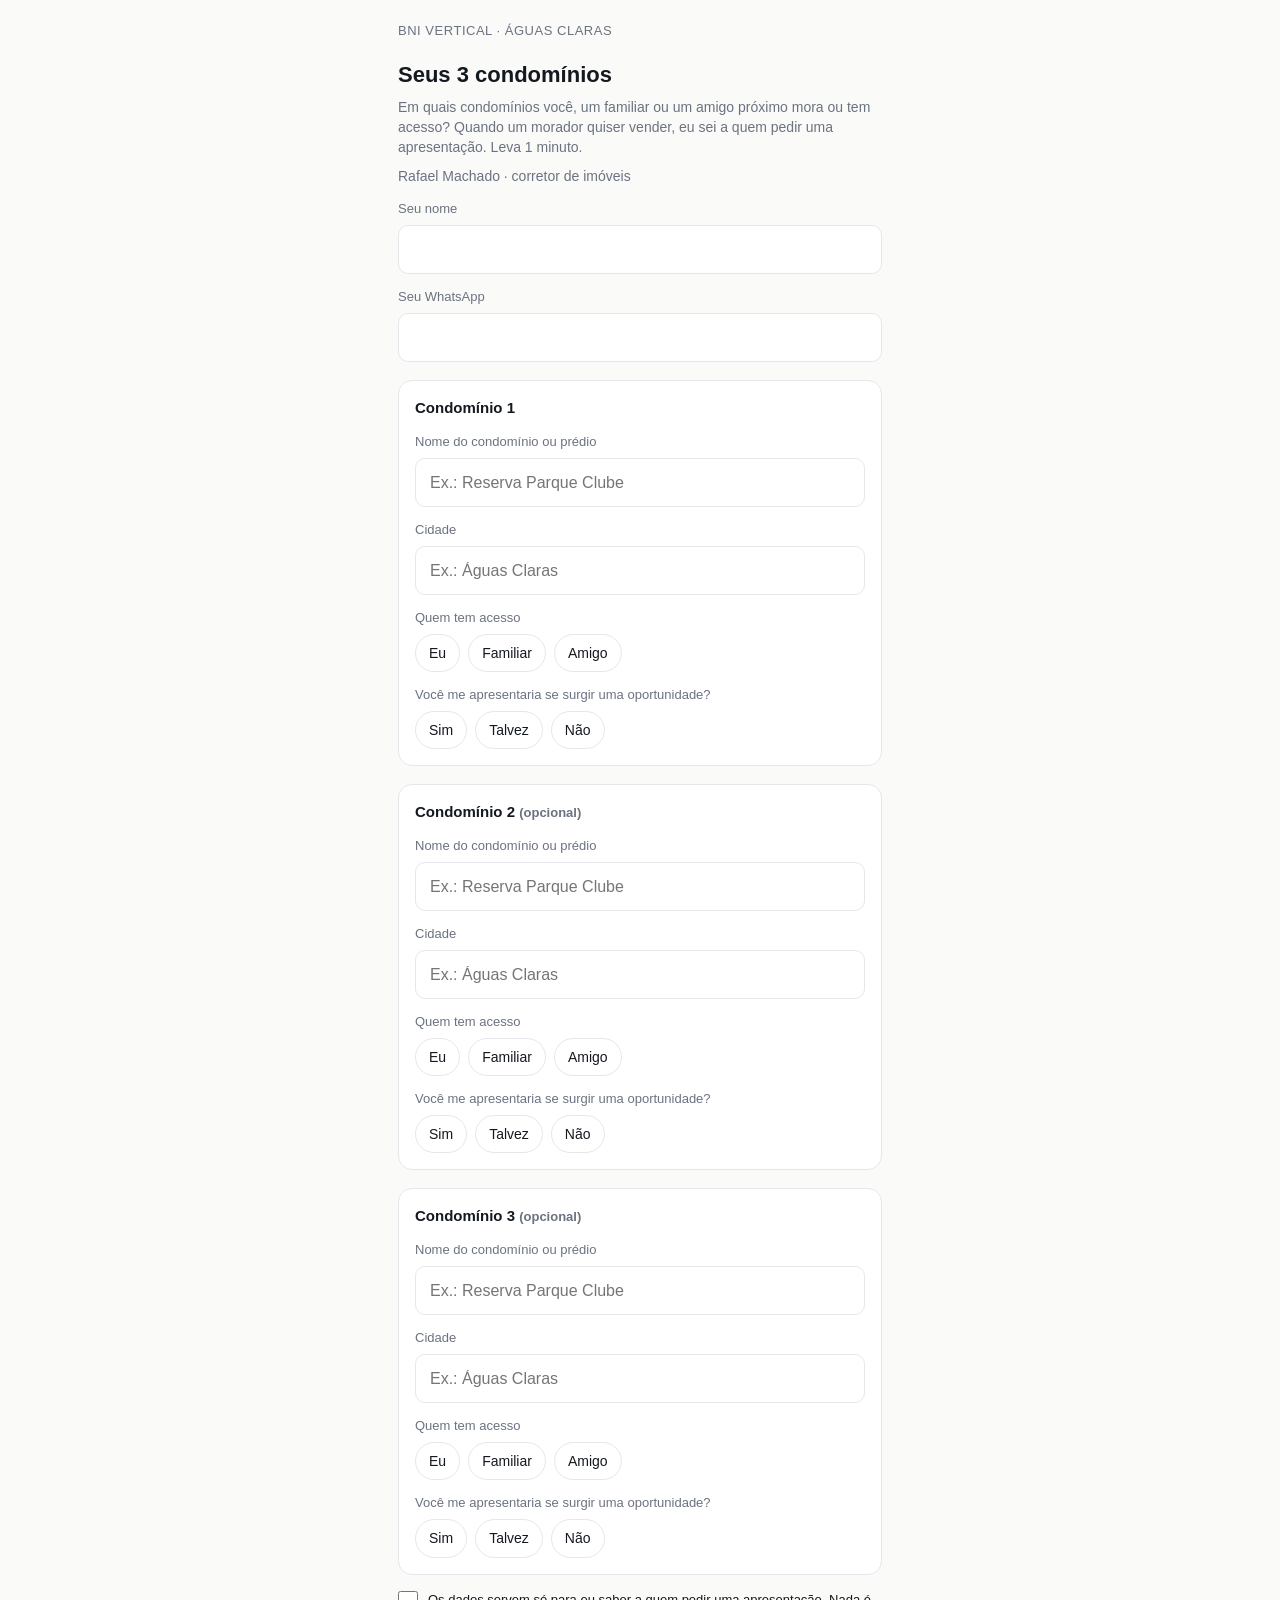
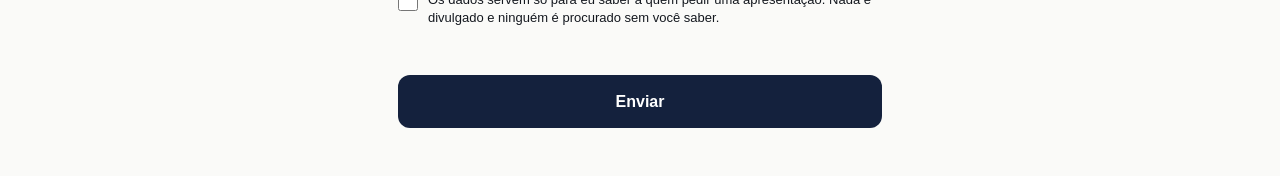
<file: condominios.html>
<!DOCTYPE html>
<html lang="pt-BR">
<head>
<meta charset="utf-8">
<meta name="viewport" content="width=device-width,initial-scale=1,viewport-fit=cover">
<title>Mapa de condomínios · BNI Vertical</title>
<meta name="robots" content="noindex">
<style>
:root{--ink:#14181f;--mut:#6b7280;--line:#e5e7eb;--bg:#fafaf8;--card:#fff;--acc:#14213d;--ok:#1f7a4d}
*{box-sizing:border-box;margin:0}
body{font:16px/1.45 -apple-system,BlinkMacSystemFont,"Segoe UI",Roboto,sans-serif;color:var(--ink);background:var(--bg)}
main{max-width:520px;margin:0 auto;padding:22px 18px 48px}
.top{font-size:13px;color:var(--mut);letter-spacing:.04em;margin-bottom:18px}
h1{font-size:22px;font-weight:650;margin-bottom:6px}
.sub{color:var(--mut);font-size:14px;margin-bottom:8px}
label{display:block;font-size:13px;color:var(--mut);margin:14px 0 6px}
input,textarea{width:100%;font:inherit;padding:12px 14px;border:1px solid var(--line);border-radius:10px;background:var(--card);color:var(--ink)}
input:focus,textarea:focus{outline:2px solid var(--acc);outline-offset:-1px;border-color:transparent}
.card{background:var(--card);border:1px solid var(--line);border-radius:14px;padding:16px;margin-top:18px}
.card h2{font-size:15px;font-weight:650}
.card small{color:var(--mut);font-size:13px}
.chips{display:flex;flex-wrap:wrap;gap:8px}
.chip{border:1px solid var(--line);background:var(--card);border-radius:999px;padding:8px 13px;font:inherit;font-size:14px;color:var(--ink);cursor:pointer}
.chip.on{background:var(--acc);border-color:var(--acc);color:#fff}
.go{width:100%;margin-top:24px;padding:15px;border:0;border-radius:12px;background:var(--acc);color:#fff;font:inherit;font-weight:600;cursor:pointer}
.go:disabled{opacity:.4}
.err{color:#b42318;font-size:13px;margin-top:10px;min-height:1em}
.legal{font-size:12px;color:var(--mut);margin-top:16px}
.done{text-align:center;padding-top:60px}
.done .ico{width:56px;height:56px;border-radius:50%;background:var(--ok);color:#fff;display:grid;place-items:center;font-size:28px;margin:0 auto 18px}
.hide{display:none}
</style>
</head>
<body>
<main>
<div id="form">
  <div class="top">BNI VERTICAL · ÁGUAS CLARAS</div>
  <h1>Seus 3 condomínios</h1>
  <p class="sub">Em quais condomínios você, um familiar ou um amigo próximo mora ou tem acesso? Quando um morador quiser vender, eu sei a quem pedir uma apresentação. Leva 1 minuto.</p>
  <p class="sub">Rafael Machado · corretor de imóveis</p>

  <label>Seu nome</label>
  <input id="membro" autocomplete="name">
  <label>Seu WhatsApp</label>
  <input id="whats" inputmode="tel" autocomplete="tel">

  <div id="cards"></div>

  <label class="legal" style="display:flex;gap:10px;align-items:flex-start;font-size:13px;color:var(--ink)"><input type="checkbox" id="ok" style="width:20px;height:20px;flex:none"> Os dados servem só para eu saber a quem pedir uma apresentação. Nada é divulgado e ninguém é procurado sem você saber.</label>
  <p class="err" id="err"></p>
  <button class="go" id="send">Enviar</button>
</div>
<div id="fim" class="hide done"><div class="ico">✓</div><h1>Obrigado!</h1><p class="sub">Recebi seus condomínios. Quando surgir uma oportunidade, eu falo com você antes de qualquer contato.</p></div>
</main>
<script>
const WEBHOOK = 'https://n8n-svdq.srv2150869.hstgr.cloud/webhook/condominios';
const $ = id => document.getElementById(id);
const quem = ['Eu', 'Familiar', 'Amigo'];
const sim = ['Sim', 'Talvez', 'Não'];
const chips = (n, k, opts) => `<div class="chips" data-n="${n}" data-k="${k}">${opts.map(o => `<button type="button" class="chip">${o}</button>`).join('')}</div>`;
$('cards').innerHTML = [1, 2, 3].map(n => `<div class="card">
  <h2>Condomínio ${n} <small>${n > 1 ? '(opcional)' : ''}</small></h2>
  <label>Nome do condomínio ou prédio</label><input data-n="${n}" data-k="condominio" placeholder="Ex.: Reserva Parque Clube">
  <label>Cidade</label><input data-n="${n}" data-k="cidade" placeholder="Ex.: Águas Claras">
  <label>Quem tem acesso</label>${chips(n, 'quem', quem)}
  <label>Você me apresentaria se surgir uma oportunidade?</label>${chips(n, 'apresentar', sim)}
</div>`).join('');
const R = { 1: {}, 2: {}, 3: {} };
document.querySelectorAll('.chips').forEach(g => g.onclick = e => {
  if (e.target.tagName !== 'BUTTON') return;
  [...g.children].forEach(b => b.classList.toggle('on', b === e.target));
  R[g.dataset.n][g.dataset.k] = e.target.textContent;
});
$('send').onclick = async () => {
  const err = $('err');
  document.querySelectorAll('input[data-n]').forEach(i => R[i.dataset.n][i.dataset.k] = i.value.trim());
  const lista = [1, 2, 3].map(n => R[n]).filter(c => c.condominio);
  if ($('membro').value.trim().length < 3) return err.textContent = 'Digite seu nome.';
  if (!lista.length) return err.textContent = 'Informe pelo menos um condomínio.';
  if (!$('ok').checked) return err.textContent = 'Marque que está de acordo.';
  err.textContent = ''; $('send').disabled = true; $('send').textContent = 'Enviando…';
  try {
    const r = await fetch(WEBHOOK, { method: 'POST', body: new URLSearchParams({ d: JSON.stringify({ membro: $('membro').value.trim(), whatsapp: $('whats').value.trim(), condominios: lista }) }) });
    if (!r.ok) throw 0;
    $('form').classList.add('hide'); $('fim').classList.remove('hide'); scrollTo(0, 0);
  } catch (e) { err.textContent = 'Sem conexão. Tente de novo.'; $('send').disabled = false; $('send').textContent = 'Enviar'; }
};
</script>
</body>
</html>
</file>
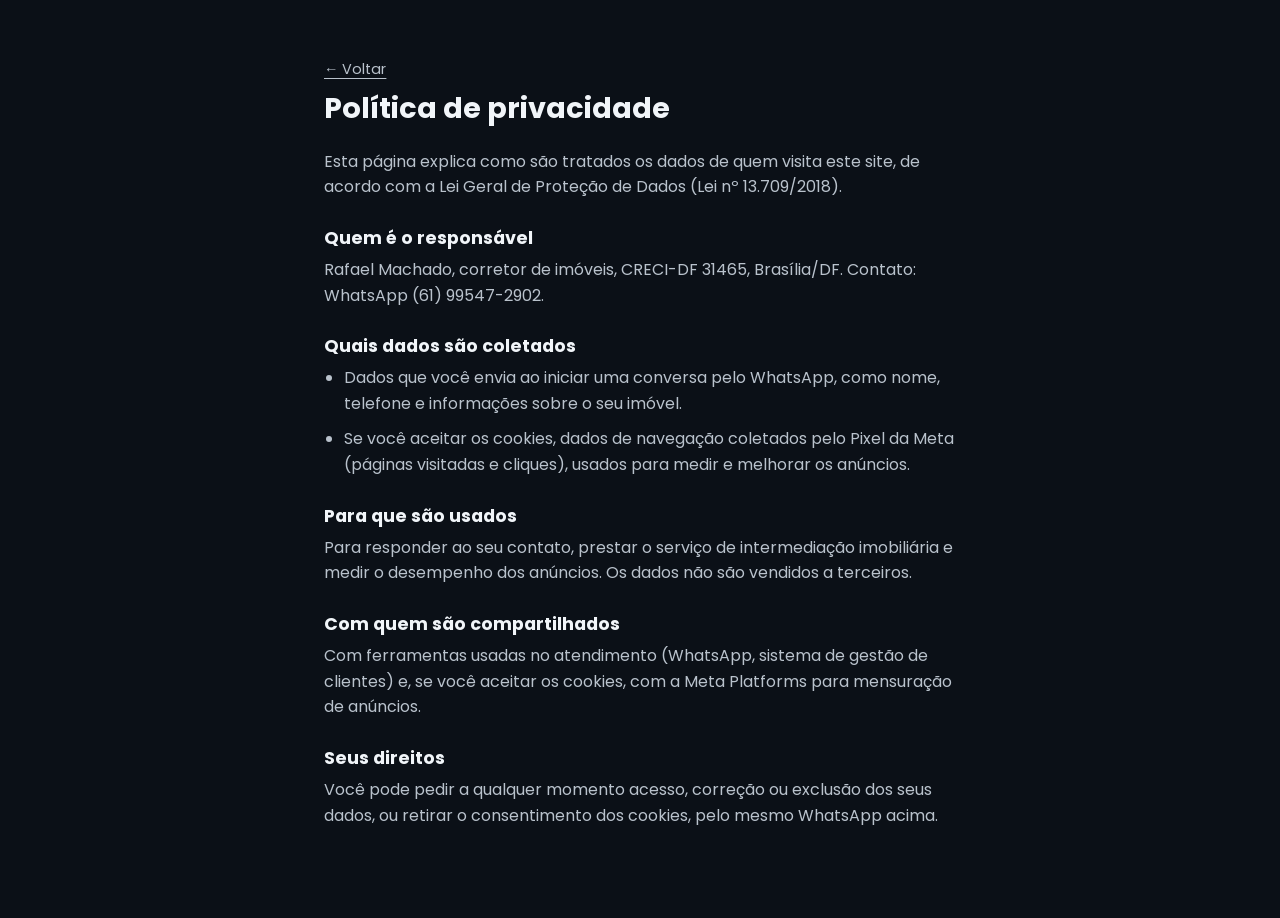
<file: privacidade.html>
<!DOCTYPE html>
<html lang="pt-br">

<head>
    <meta charset="UTF-8">
    <meta name="viewport" content="width=device-width, initial-scale=1.0">
    <title>Política de privacidade | Rafael Machado</title>
    <meta name="robots" content="noindex">
    <link href="https://fonts.googleapis.com/css2?family=Poppins:wght@400;600;700&display=swap" rel="stylesheet">
    <link rel="stylesheet" href="style.css">
    <style>
        .doc { max-width: 760px; margin: 0 auto; padding: 56px 5% 80px; }
        .doc h1 { font-size: 1.8rem; margin-bottom: 24px; }
        .doc h2 { font-size: 1.1rem; margin: 28px 0 8px; text-align: left; }
        .doc p, .doc li { color: var(--texto-2); margin-bottom: 10px; }
        .doc ul { padding-left: 20px; }
    </style>
</head>

<body>
    <main class="doc">
        <p><a class="link-sec" href="index.html">← Voltar</a></p>
        <h1>Política de privacidade</h1>
        <p>Esta página explica como são tratados os dados de quem visita este site, de acordo com a Lei Geral de
            Proteção de Dados (Lei nº 13.709/2018).</p>

        <h2>Quem é o responsável</h2>
        <p>Rafael Machado, corretor de imóveis, CRECI-DF 31465, Brasília/DF. Contato: WhatsApp (61) 99547-2902.</p>

        <h2>Quais dados são coletados</h2>
        <ul>
            <li>Dados que você envia ao iniciar uma conversa pelo WhatsApp, como nome, telefone e informações sobre o
                seu imóvel.</li>
            <li>Se você aceitar os cookies, dados de navegação coletados pelo Pixel da Meta (páginas visitadas e
                cliques), usados para medir e melhorar os anúncios.</li>
        </ul>

        <h2>Para que são usados</h2>
        <p>Para responder ao seu contato, prestar o serviço de intermediação imobiliária e medir o desempenho dos
            anúncios. Os dados não são vendidos a terceiros.</p>

        <h2>Com quem são compartilhados</h2>
        <p>Com ferramentas usadas no atendimento (WhatsApp, sistema de gestão de clientes) e, se você aceitar os
            cookies, com a Meta Platforms para mensuração de anúncios.</p>

        <h2>Seus direitos</h2>
        <p>Você pode pedir a qualquer momento acesso, correção ou exclusão dos seus dados, ou retirar o consentimento
            dos cookies, pelo mesmo WhatsApp acima.</p>
    </main>
</body>

</html>
</file>
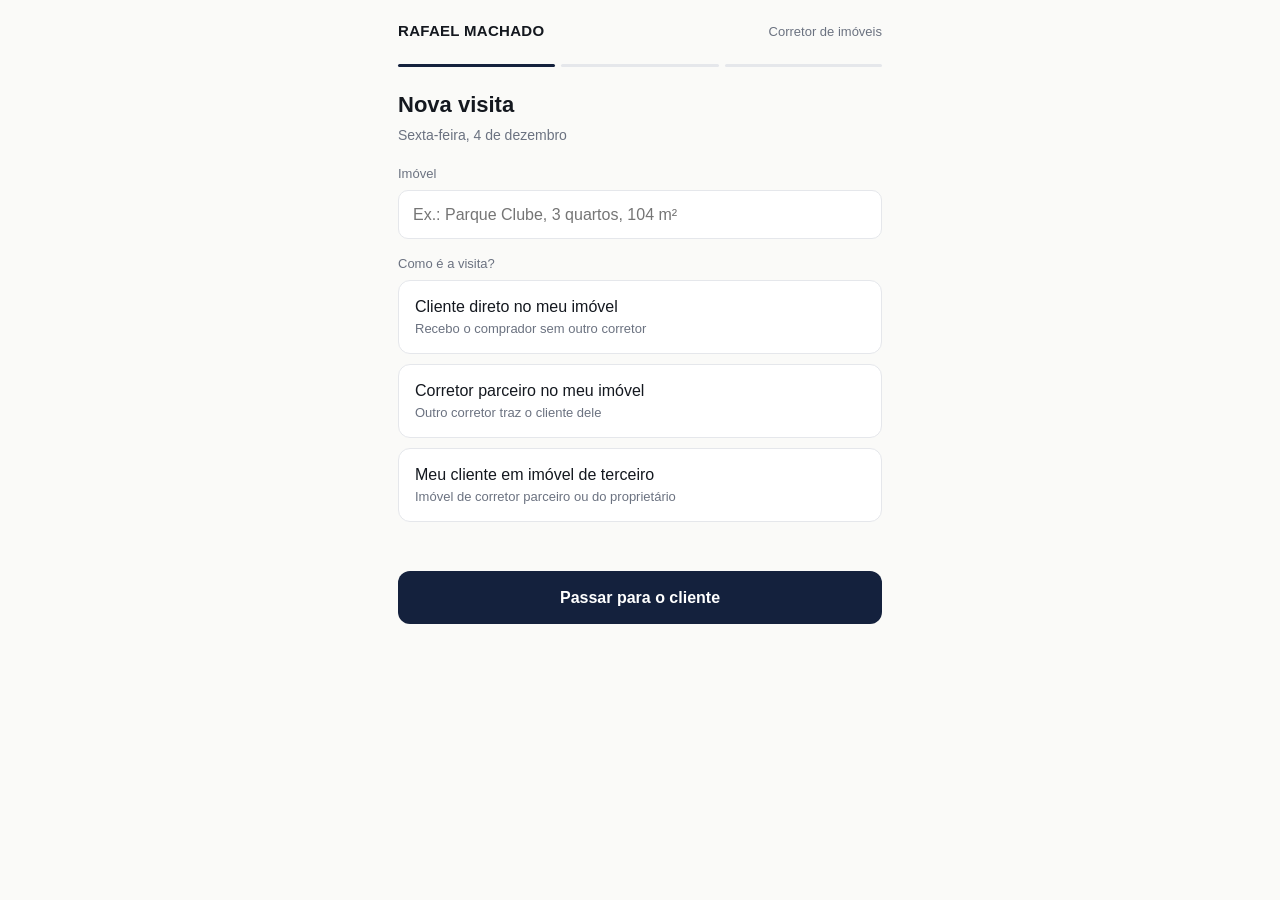
<file: visita.html>
<!DOCTYPE html>
<html lang="pt-BR">
<head>
<meta charset="utf-8">
<meta name="viewport" content="width=device-width,initial-scale=1,viewport-fit=cover">
<title>Visita · Rafael Machado</title>
<meta name="robots" content="noindex">
<style>
:root{--ink:#14181f;--mut:#6b7280;--line:#e5e7eb;--bg:#fafaf8;--card:#fff;--acc:#14213d;--ok:#1f7a4d}
*{box-sizing:border-box;margin:0}
body{font:16px/1.45 -apple-system,BlinkMacSystemFont,"Segoe UI",Roboto,sans-serif;color:var(--ink);background:var(--bg);padding:0 0 env(safe-area-inset-bottom)}
main{max-width:520px;margin:0 auto;padding:20px 18px 40px}
header{display:flex;justify-content:space-between;align-items:baseline;margin-bottom:22px}
header b{font-size:15px;letter-spacing:.02em}
header span{font-size:13px;color:var(--mut)}
.steps{display:flex;gap:6px;margin-bottom:22px}
.steps i{flex:1;height:3px;border-radius:2px;background:var(--line)}
.steps i.on{background:var(--acc)}
h1{font-size:22px;font-weight:650;margin-bottom:4px}
.sub{color:var(--mut);font-size:14px;margin-bottom:20px}
section{display:none}section.on{display:block}
label{display:block;font-size:13px;color:var(--mut);margin:16px 0 6px}
input,textarea{width:100%;font:inherit;padding:12px 14px;border:1px solid var(--line);border-radius:10px;background:var(--card);color:var(--ink)}
input:focus,textarea:focus{outline:2px solid var(--acc);outline-offset:-1px;border-color:transparent}
textarea{min-height:70px;resize:vertical}
.row{display:flex;gap:10px}.row>div{flex:1}
.chips{display:flex;flex-wrap:wrap;gap:8px}
.chip{border:1px solid var(--line);background:var(--card);border-radius:999px;padding:9px 14px;font:inherit;font-size:14px;color:var(--ink);cursor:pointer}
.chip.on{background:var(--acc);border-color:var(--acc);color:#fff}
.case{display:block;width:100%;text-align:left;border:1px solid var(--line);background:var(--card);border-radius:12px;padding:14px 16px;margin-bottom:10px;font:inherit;cursor:pointer;color:var(--ink)}
.case small{display:block;color:var(--mut);font-size:13px;margin-top:2px}
.case.on{border-color:var(--acc);box-shadow:inset 0 0 0 1px var(--acc)}
.box{background:var(--card);border:1px solid var(--line);border-radius:12px;padding:14px 16px;font-size:14px;color:#374151;margin-top:18px}
.check{display:flex;gap:10px;align-items:flex-start;margin-top:14px;font-size:14px;color:var(--ink)}
.check input{width:20px;height:20px;flex:none;margin-top:1px}
.pad{position:relative;margin-top:6px}
.pad canvas{width:100%;height:150px;background:var(--card);border:1px dashed #c7cbd1;border-radius:12px;touch-action:none;display:block}
.pad button{position:absolute;right:8px;top:8px;border:0;background:none;color:var(--mut);font-size:13px;cursor:pointer}
.pad em{position:absolute;left:16px;bottom:12px;color:#c0c4ca;font-style:normal;font-size:13px;pointer-events:none}
.rate{display:flex;justify-content:space-between;align-items:center;padding:10px 0;border-bottom:1px solid var(--line);gap:10px}
.rate span{font-size:15px}
.rate .dots{display:flex;gap:6px;flex:none}
.rate .dots button{width:34px;height:34px;border-radius:50%;border:1px solid var(--line);background:var(--card);font:inherit;font-size:14px;color:var(--mut);cursor:pointer}
.rate .dots button.on{background:var(--acc);color:#fff;border-color:var(--acc)}
.go{width:100%;margin-top:26px;padding:15px;border:0;border-radius:12px;background:var(--acc);color:#fff;font:inherit;font-weight:600;cursor:pointer}
.go:disabled{opacity:.35}
.ghost{width:100%;margin-top:10px;padding:12px;border:0;background:none;color:var(--mut);font:inherit;font-size:14px;cursor:pointer}
.hide{display:none!important}
.err{color:#b42318;font-size:13px;margin-top:10px;min-height:1em}
.done{text-align:center;padding-top:40px}
.done .ico{width:56px;height:56px;border-radius:50%;background:var(--ok);color:#fff;display:grid;place-items:center;font-size:28px;margin:0 auto 18px}
.legal{font-size:12px;color:var(--mut);margin-top:22px}
.legal a{color:var(--mut)}
details{margin-top:22px;border-top:1px solid var(--line);padding-top:14px}
summary{font-size:14px;color:var(--mut);cursor:pointer}
</style>
</head>
<body>
<main>
<header><b>RAFAEL MACHADO</b><span>Corretor de imóveis</span></header>
<div class="steps"><i class="on"></i><i></i><i></i></div>

<!-- 1. VISITA (Rafael preenche) -->
<section id="s1" class="on">
  <h1>Nova visita</h1>
  <p class="sub" id="hoje"></p>
  <label>Imóvel</label>
  <input id="imovel" placeholder="Ex.: Parque Clube, 3 quartos, 104 m²">
  <label>Como é a visita?</label>
  <button class="case" data-caso="direto">Cliente direto no meu imóvel<small>Recebo o comprador sem outro corretor</small></button>
  <button class="case" data-caso="parceiro_no_meu">Corretor parceiro no meu imóvel<small>Outro corretor traz o cliente dele</small></button>
  <button class="case" data-caso="meu_cliente_fora">Meu cliente em imóvel de terceiro<small>Imóvel de corretor parceiro ou do proprietário</small></button>

  <div id="parc" class="hide">
    <label id="parcTit">Corretor parceiro</label>
    <input id="pNome" placeholder="Nome">
    <div class="row" style="margin-top:10px">
      <div><input id="pTel" inputmode="tel" placeholder="WhatsApp"></div>
      <div id="creciBox"><input id="pCreci" placeholder="CRECI"></div>
    </div>
    <input id="pImob" placeholder="Imobiliária (opcional)" style="margin-top:10px">
  </div>
  <p class="err" id="e1"></p>
  <button class="go" id="b1">Passar para o cliente</button>
</section>

<!-- 2. TERMO (cliente preenche e assina) -->
<section id="s2">
  <h1>Registro de visita</h1>
  <p class="sub">Leva menos de um minuto.</p>
  <label>Seu nome completo</label>
  <input id="cNome" autocomplete="name">
  <div class="row">
    <div><label>WhatsApp</label><input id="cTel" inputmode="tel" autocomplete="tel"></div>
    <div><label>CPF <span style="opacity:.6">(opcional)</span></label><input id="cCpf" inputmode="numeric" maxlength="14"></div>
  </div>
  <div class="box" id="termo"></div>
  <label>Sua assinatura</label>
  <div class="pad"><canvas id="sig1"></canvas><button data-clear="sig1">limpar</button><em>Assine com o dedo</em></div>
  <label class="check"><input type="checkbox" id="ok"> Li e concordo. Meus dados servem só para registrar esta visita e falar comigo sobre ela.</label>
  <p class="err" id="e2"></p>
  <button class="go" id="b2">Assinar</button>
  <p class="legal"><a href="/privacidade.html" target="_blank">Política de privacidade</a></p>
</section>

<!-- 3. DEPOIS DA VISITA -->
<section id="s3">
  <h1>Como foi a visita?</h1>
  <p class="sub"><b id="s3imovel"></b><br>Sua opinião sincera ajuda a achar o imóvel certo. De 1 (ruim) a 5 (ótimo).</p>
  <div id="rates"></div>
  <label>O que mais gostou?</label>
  <textarea id="mais"></textarea>
  <label>O que menos gostou?</label>
  <textarea id="menos"></textarea>
  <label>Tem interesse em comprar este imóvel?</label>
  <div class="chips" data-q="interesse"><button class="chip">Sim</button><button class="chip">Talvez</button><button class="chip">Não</button></div>
  <div id="qComprador">
    <label>Como pretende pagar?</label>
    <div class="chips" data-q="pagamento" data-multi="1"><button class="chip">À vista</button><button class="chip">Financiamento</button><button class="chip">FGTS</button><button class="chip">Permuta</button></div>
    <label>Quando pretende comprar?</label>
    <div class="chips" data-q="prazo"><button class="chip">Agora</button><button class="chip">Até 3 meses</button><button class="chip">3 a 6 meses</button><button class="chip">Sem pressa</button></div>
  </div>
  <div id="propBox" class="hide">
    <label>Proposta (valor)</label>
    <input id="pValor" inputmode="numeric" placeholder="R$">
    <label>Condições</label>
    <textarea id="pCond" placeholder="Entrada, financiamento, prazo para resposta…"></textarea>
    <label class="check"><input type="checkbox" id="pOk"> Confirmo esta proposta firme de negócio, assinada acima.</label>
  </div>
  <details id="notasBox"><summary>Notas do corretor (o cliente não vê no relatório)</summary>
    <textarea id="notas" style="margin-top:10px" placeholder="Percepção, objeções, quem decide, próximo passo"></textarea>
  </details>
  <p class="err" id="e3"></p>
  <button class="go" id="b3">Enviar</button>
  <button class="ghost" id="b3later">Responder depois</button>
</section>

<section id="s4">
  <div class="done"><div class="ico">✓</div><h1 id="fimT">Obrigado!</h1><p class="sub" id="fimS">Visita registrada.</p></div>
  <button class="go hide" id="share">Enviar link da avaliação pelo WhatsApp</button>
  <button class="ghost hide" id="copy">Copiar link</button>
  <button class="ghost" id="nova">Nova visita</button>
</section>
</main>

<script>
/* ===== Configuração ===== */
const CORRETOR = 'Rafael Machado';
const IMOBILIARIA = 'RE/MAX Cerrado';           // trocar pela nova marca
const WEBHOOK = 'https://n8n-svdq.srv2150869.hstgr.cloud/webhook/visita';
/* ======================== */

const $ = id => document.getElementById(id);
const q = new URLSearchParams(location.search);
const S = { id: q.get('id') || (Date.now().toString(36) + Math.random().toString(36).slice(2, 6)), caso: '', resp: {} };
const hojeTxt = new Date().toLocaleDateString('pt-BR', { weekday: 'long', day: 'numeric', month: 'long' });
$('hoje').textContent = hojeTxt.charAt(0).toUpperCase() + hojeTxt.slice(1);
if (q.get('imovel')) $('imovel').value = q.get('imovel');

function go(n) {
  document.querySelectorAll('section').forEach((s, i) => s.classList.toggle('on', i === n - 1));
  document.querySelectorAll('.steps i').forEach((d, i) => d.classList.toggle('on', i < Math.min(n, 3)));
  scrollTo(0, 0);
  if (n === 2) setTimeout(() => sizePad('sig1'), 30);
}

/* casos */
document.querySelectorAll('.case').forEach(b => b.onclick = () => {
  document.querySelectorAll('.case').forEach(x => x.classList.toggle('on', x === b));
  S.caso = b.dataset.caso;
  $('parc').classList.toggle('hide', S.caso === 'direto');
  $('parcTit').textContent = S.caso === 'parceiro_no_meu' ? 'Corretor parceiro' : 'Responsável pelo imóvel (corretor ou proprietário)';
  $('creciBox').classList.toggle('hide', S.caso === 'meu_cliente_fora' && false);
  $('pCreci').placeholder = S.caso === 'meu_cliente_fora' ? 'CRECI (se for corretor)' : 'CRECI';
});
if (q.get('caso')) { const b = document.querySelector('.case[data-caso="' + q.get('caso') + '"]'); if (b) b.click(); }

function termo() {
  const im = $('imovel').value.trim(), d = new Date().toLocaleDateString('pt-BR');
  const quem = CORRETOR + ' (' + IMOBILIARIA + ')';
  const p = $('pNome').value.trim();
  if (S.caso === 'direto') return `Declaro que visitei o imóvel <b>${im}</b> em ${d}, apresentado por ${quem}.`;
  if (S.caso === 'parceiro_no_meu') return `Declaro que visitei o imóvel <b>${im}</b> em ${d}, acompanhado do corretor ${p}, com apresentação de ${quem}.`;
  return `Declaro que visitei o imóvel <b>${im}</b> em ${d}, acompanhado do meu corretor, ${quem}, com acesso dado por ${p}.`;
}

$('b1').onclick = () => {
  if (!$('imovel').value.trim()) return $('e1').textContent = 'Informe o imóvel.';
  if (!S.caso) return $('e1').textContent = 'Escolha como é a visita.';
  if (S.caso !== 'direto' && !$('pNome').value.trim()) return $('e1').textContent = 'Informe o nome do ' + (S.caso === 'parceiro_no_meu' ? 'corretor parceiro.' : 'responsável pelo imóvel.');
  $('e1').textContent = '';
  $('termo').innerHTML = termo();
  go(2);
};

/* assinatura */
const pads = {};
function sizePad(id) {
  const c = $(id); if (!c || !c.offsetWidth) return;
  const r = devicePixelRatio || 1; c.width = c.offsetWidth * r; c.height = c.offsetHeight * r;
  const x = c.getContext('2d'); x.scale(r, r); x.lineWidth = 2.2; x.lineCap = x.lineJoin = 'round'; x.strokeStyle = '#14181f';
  pads[id] = { c, x, n: 0 }; c.nextElementSibling.nextElementSibling.style.display = '';
}
['sig1'].forEach(id => {
  const c = $(id); let down = false, last;
  const pt = e => { const b = c.getBoundingClientRect(); return [e.clientX - b.left, e.clientY - b.top]; };
  c.onpointerdown = e => { down = true; last = pt(e); c.setPointerCapture(e.pointerId); };
  c.onpointermove = e => { if (!down) return; const p = pt(e), P = pads[id]; P.x.beginPath(); P.x.moveTo(...last); P.x.lineTo(...p); P.x.stroke(); last = p; P.n++; c.nextElementSibling.nextElementSibling.style.display = 'none'; };
  c.onpointerup = c.onpointercancel = () => down = false;
});
document.querySelectorAll('[data-clear]').forEach(b => b.onclick = () => sizePad(b.dataset.clear));
const sigData = id => { const P = pads[id]; if (!P || P.n < 8) return ''; const t = document.createElement('canvas'); t.width = 480; t.height = 150; const x = t.getContext('2d'); x.fillStyle = '#fff'; x.fillRect(0, 0, 480, 150); x.drawImage(P.c, 0, 0, 480, 150); return t.toDataURL('image/jpeg', 0.6); };

$('cCpf').oninput = e => { let v = e.target.value.replace(/\D/g, '').slice(0, 11); e.target.value = v.replace(/(\d{3})(\d)/, '$1.$2').replace(/(\d{3})(\d)/, '$1.$2').replace(/(\d{3})(\d{1,2})$/, '$1-$2'); };

async function enviar(etapa, dados) {
  const body = { id: S.id, etapa, enviado_em: new Date().toISOString(), ...dados };
  if (!WEBHOOK) { console.log('[teste]', body); return true; }
  try { const r = await fetch(WEBHOOK, { method: 'POST', body: new URLSearchParams({ d: JSON.stringify(body) }) }); return r.ok; }
  catch (e) { return false; }
}

$('b2').onclick = async () => {
  const e = $('e2');
  if ($('cNome').value.trim().split(/\s+/).length < 2) return e.textContent = 'Digite seu nome completo.';
  if ($('cTel').value.replace(/\D/g, '').length < 10) return e.textContent = 'Digite seu WhatsApp com DDD.';
  const s1 = sigData('sig1'); if (!s1) return e.textContent = 'Faltou a sua assinatura.';
  if (!$('ok').checked) return e.textContent = 'Marque que leu e concorda.';
  e.textContent = ''; $('b2').disabled = true; $('b2').textContent = 'Registrando…';
  const ok = await enviar('termo', {
    caso: S.caso, imovel: $('imovel').value.trim(),
    parceiro: S.caso === 'direto' ? null : { nome: $('pNome').value.trim(), telefone: $('pTel').value.trim(), creci: $('pCreci').value.trim(), imobiliaria: $('pImob').value.trim() },
    cliente: { nome: $('cNome').value.trim(), telefone: $('cTel').value.trim(), cpf: $('cCpf').value.trim() },
    termo: $('termo').innerText, assinatura_cliente: s1
  });
  $('b2').disabled = false; $('b2').textContent = 'Assinar';
  if (!ok) return e.textContent = 'Sem conexão. Tente de novo em instantes.';
  S.link = location.origin + location.pathname + '?id=' + S.id + '&etapa=3&caso=' + S.caso + '&imovel=' + encodeURIComponent($('imovel').value.trim());
  history.replaceState(null, '', S.link);
  $('s3imovel').textContent = $('imovel').value.trim();
  go(3);
};

/* avaliação */
const itens = ['Localização', 'Tamanho', 'Planta (disposição dos cômodos)', 'Acabamentos', 'Estado de conservação', 'Áreas comuns', 'Preço'];
$('rates').innerHTML = itens.map((t, i) => `<div class="rate"><span>${t}</span><div class="dots" data-i="${i}">${[1, 2, 3, 4, 5].map(n => `<button>${n}</button>`).join('')}</div></div>`).join('');
const notas = {};
document.querySelectorAll('.dots').forEach(d => d.onclick = ev => { if (ev.target.tagName !== 'BUTTON') return; [...d.children].forEach(b => b.classList.toggle('on', b === ev.target)); notas[itens[d.dataset.i]] = +ev.target.textContent; });
document.querySelectorAll('.chips').forEach(g => g.onclick = ev => {
  if (ev.target.tagName !== 'BUTTON') return;
  if (g.dataset.multi) ev.target.classList.toggle('on'); else [...g.children].forEach(b => b.classList.toggle('on', b === ev.target));
  S.resp[g.dataset.q] = [...g.children].filter(b => b.classList.contains('on')).map(b => b.textContent).join(', ');
  if (g.dataset.q === 'interesse') $('propBox').classList.toggle('hide', S.resp.interesse !== 'Sim');
});
$('pValor').oninput = e => { const v = e.target.value.replace(/\D/g, ''); e.target.value = v ? 'R$ ' + (+v).toLocaleString('pt-BR') : ''; };

$('b3').onclick = async () => {
  const e = $('e3');
  if (Object.keys(notas).length < itens.length) return e.textContent = 'Dê uma nota para cada item.';
  if (!S.resp.interesse) return e.textContent = 'Responda se tem interesse.';
  const temProp = S.resp.interesse === 'Sim' && $('pValor').value;
  if (temProp && !$('pOk').checked) return e.textContent = 'Confirme a proposta ou apague o valor.';
  e.textContent = ''; $('b3').disabled = true; $('b3').textContent = 'Enviando…';
  const ok = await enviar('feedback', {
    caso: S.caso || q.get('caso') || '', notas, mais_gostou: $('mais').value.trim(), menos_gostou: $('menos').value.trim(),
    interesse: S.resp.interesse, pagamento: S.resp.pagamento || '', prazo: S.resp.prazo || '',
    proposta: temProp ? { valor: $('pValor').value, condicoes: $('pCond').value.trim() } : null,
    notas_corretor: $('notas').value.trim()
  });
  $('b3').disabled = false; $('b3').textContent = 'Enviar';
  if (!ok) return e.textContent = 'Sem conexão. Tente de novo em instantes.';
  $('fimT').textContent = 'Obrigado!'; $('fimS').textContent = temProp ? 'Proposta registrada. Rafael retorna com a resposta do proprietário.' : 'Sua opinião foi registrada.' + (WEBHOOK ? '' : ' (modo de teste)');
  go(4);
};
$('b3later').onclick = () => {
  $('fimT').textContent = 'Visita registrada'; $('fimS').textContent = 'A avaliação pode ser respondida depois, pelo link.';
  const link = S.link || location.href, wa = String($('cTel').value || '').replace(/\D/g, '');
  const msg = 'Oi! Obrigado pela visita. Quando puder, me conta em 1 minuto o que achou do imóvel: ' + link;
  $('share').classList.remove('hide'); $('copy').classList.remove('hide');
  $('share').onclick = () => open('https://wa.me/' + (wa ? (wa.length <= 11 ? '55' + wa : wa) : '') + '?text=' + encodeURIComponent(msg), '_blank');
  $('copy').onclick = () => { navigator.clipboard && navigator.clipboard.writeText(link); $('copy').textContent = 'Link copiado'; };
  go(4);
};
$('nova').onclick = () => location.href = location.pathname;

/* link direto para o cliente: ?imovel=...&caso=direto&etapa=2 (parceiro=Nome nos outros casos) abre já no termo */
if (q.get('etapa') === '2' && q.get('imovel') && S.caso) {
  if (q.get('parceiro')) $('pNome').value = q.get('parceiro');
  if (S.caso === 'direto' || $('pNome').value.trim()) {
    S.cliente = true;
    $('termo').innerHTML = termo();
    const nb = $('notas').closest('details'); if (nb) nb.classList.add('hide');
    $('nova').classList.add('hide');
    $('b3later').onclick = () => { $('fimT').textContent = 'Visita registrada'; $('fimS').textContent = 'Obrigado! Se quiser, avalie o imóvel depois com o Rafael.'; go(4); };
    go(2);
  }
}

if (q.get('etapa') === '3') { S.caso = q.get('caso') || ''; $('s3imovel').textContent = q.get('imovel') || ''; $('b3later').classList.add('hide'); go(3); }
</script>
</body>
</html>
</file>
<file: style.css>
/* Cores: troque --destaque quando a nova marca chegar */
:root {
    --destaque: #1475d1;
    --destaque-escuro: #0d5aa6;
    --fundo: #0b1017;
    --fundo-2: #111821;
    --texto: #f1f5f9;
    --texto-2: #b9c2cc;
    --borda: #28313d;
    --zap: #25d366;
    --zap-hover: #1fbd5a;
    --estrela: #fbbc04;
    --header: 72px;
}

* { margin: 0; padding: 0; box-sizing: border-box; }
html { scroll-behavior: smooth; scroll-padding-top: var(--header); -webkit-text-size-adjust: 100%; }
body { background: var(--fundo); color: var(--texto); font-family: 'Poppins', sans-serif; line-height: 1.6; }
img { max-width: 100%; display: block; }
a { color: inherit; }
a:focus-visible, button:focus-visible { outline: 2px solid var(--destaque); outline-offset: 3px; }

/* Cabeçalho */
header {
    position: sticky; top: 0; z-index: 10; height: var(--header);
    display: flex; align-items: center; justify-content: space-between; gap: 16px;
    padding: 0 5%; background: rgba(11, 16, 23, .96); border-bottom: 1px solid var(--borda);
    backdrop-filter: blur(6px);
}
.marca { text-decoration: none; display: flex; flex-direction: column; line-height: 1.2; }
.marca-nome { font-weight: 700; font-size: 1.1rem; }
.marca-sub { font-size: .72rem; color: var(--texto-2); }
nav { display: flex; align-items: center; gap: 24px; font-size: .9rem; }
nav a { text-decoration: none; color: var(--texto-2); transition: color .2s; }
nav a:hover { color: var(--texto); }
nav .nav-cta { color: var(--texto); border: 1px solid var(--destaque); padding: 8px 14px; border-radius: 8px; }

/* Botões */
.botao-zap {
    display: inline-flex; align-items: center; gap: 10px; text-decoration: none;
    background: var(--zap); color: #0b1017; font-weight: 600; padding: 14px 24px; border-radius: 10px;
    box-shadow: 0 8px 24px rgba(37, 211, 102, .2); transition: background .2s, transform .2s;
}
.botao-zap:hover { background: var(--zap-hover); transform: translateY(-1px); }
.link-sec { color: var(--texto-2); font-size: .9rem; text-underline-offset: 4px; }
.link-sec:hover { color: var(--texto); }
.centro { text-align: center; margin-top: 36px; }

/* Hero */
.hero { max-width: 760px; margin: 0 auto; padding: 48px 5% 56px; text-align: center; display: flex; flex-direction: column; align-items: center; }
.tag { color: var(--destaque); font-size: .78rem; font-weight: 600; letter-spacing: .12em; text-transform: uppercase; margin-bottom: 12px; }
h1 { font-size: clamp(1.7rem, 4vw, 2.7rem); line-height: 1.15; margin-bottom: 24px; }
.hero-video { width: 100%; margin-bottom: 24px; }
.hero-sub { color: var(--texto-2); font-size: 1.02rem; max-width: 600px; margin-bottom: 22px; }
.hero-acoes { display: flex; flex-direction: column; align-items: center; gap: 10px; margin-bottom: 24px; }
.hero-nota { font-size: .82rem; color: var(--texto-2); }
.selo-google { display: inline-flex; align-items: center; gap: 10px; text-decoration: none; font-size: .88rem; color: var(--texto-2);
    border: 1px solid var(--borda); border-radius: 999px; padding: 8px 16px; }
.selo-google .nota { color: var(--texto); font-weight: 700; }
.estrelas { color: var(--estrela); letter-spacing: 2px; }
.video-lite, .hero-video iframe {
    position: relative; display: block; width: 100%; aspect-ratio: 16 / 9; border: 0; border-radius: 14px; overflow: hidden;
    background: #000; cursor: pointer; box-shadow: 0 20px 50px rgba(0, 0, 0, .45);
}
.video-lite img { width: 100%; height: 100%; object-fit: cover; opacity: .85; }
.play { position: absolute; inset: 0; margin: auto; width: 72px; height: 72px; border-radius: 50%; background: rgba(0, 0, 0, .6); border: 2px solid #fff; }
.play::after { content: ''; position: absolute; left: 28px; top: 21px; border-left: 22px solid #fff; border-top: 14px solid transparent; border-bottom: 14px solid transparent; }
.video-lite:hover .play { background: var(--destaque); }

/* Seções */
.secao { max-width: 1180px; margin: 0 auto; padding: 72px 5%; border-top: 1px solid var(--borda); }
.secao > .tag, .secao > h2 { text-align: center; }
h2 { font-size: clamp(1.5rem, 3vw, 2.1rem); line-height: 1.2; margin-bottom: 40px; }

/* Como funciona */
.passos { list-style: none; display: grid; grid-template-columns: repeat(5, 1fr); gap: 16px; counter-reset: p; }
.passos li { background: var(--fundo-2); border: 1px solid var(--borda); border-radius: 14px; padding: 22px 18px; }
.num { display: inline-grid; place-items: center; width: 34px; height: 34px; border-radius: 50%; background: var(--destaque); font-weight: 700; margin-bottom: 14px; }
.passos h3 { font-size: 1rem; margin-bottom: 6px; }
.passos p { font-size: .88rem; color: var(--texto-2); }

/* Números */
.numeros { max-width: 1180px; margin: 0 auto; padding: 48px 5%; display: grid; grid-template-columns: repeat(2, minmax(0, 300px)); justify-content: center; gap: 16px; text-align: center; border-top: 1px solid var(--borda); }
.numeros div { background: var(--fundo-2); border: 1px solid var(--borda); border-radius: 14px; padding: 24px 12px; }
.numeros strong { display: block; font-size: 2.2rem; color: var(--destaque); line-height: 1.2; }
.numeros span { color: var(--texto-2); font-size: .9rem; }

/* Avaliações */
.avaliacoes-grid { display: grid; grid-template-columns: repeat(3, 1fr); gap: 18px; }
.card { background: var(--fundo-2); border: 1px solid var(--borda); border-radius: 14px; padding: 24px; display: flex; flex-direction: column; justify-content: space-between; gap: 18px; }
.card.destaque { grid-column: span 2; border-color: var(--destaque); }
.card.destaque blockquote { font-size: 1.15rem; color: var(--texto); }
blockquote { color: var(--texto-2); font-size: .92rem; }
.autor { font-weight: 600; font-size: .92rem; }
.autor span { display: block; font-weight: 400; color: var(--estrela); font-size: .8rem; }

/* Sobre */
.sobre { display: grid; grid-template-columns: 340px 1fr; gap: 48px; align-items: center; }
.sobre .tag, .sobre h2 { text-align: left; }
.sobre h2 { margin-bottom: 18px; }
.sobre p:not(.tag) { color: var(--texto-2); margin-bottom: 14px; }
.foto { border-radius: 16px; box-shadow: 0 20px 50px rgba(0, 0, 0, .45); }

/* Contato final */
.contato { text-align: center; }
.contato h2 { margin-bottom: 14px; }
.contato > p { color: var(--texto-2); max-width: 620px; margin: 0 auto 28px; }
.contato-botoes { display: flex; flex-direction: column; align-items: center; gap: 16px; }

/* Rodapé */
footer { border-top: 1px solid var(--borda); padding: 32px 5% 96px; text-align: center; font-size: .82rem; color: var(--texto-2); }
footer p { margin-bottom: 4px; }

/* WhatsApp flutuante */
.zap-flutuante { position: fixed; right: 18px; bottom: 18px; z-index: 20; width: 58px; height: 58px; border-radius: 50%;
    background: var(--zap); display: grid; place-items: center; box-shadow: 0 8px 24px rgba(0, 0, 0, .4); }

/* Cookies */
.cookies { position: fixed; left: 16px; right: 16px; bottom: 16px; z-index: 30; max-width: 560px; margin: 0 auto;
    background: var(--fundo-2); border: 1px solid var(--borda); border-radius: 12px; padding: 16px; display: flex; flex-wrap: wrap; gap: 10px; align-items: center; font-size: .85rem; }
.cookies[hidden] { display: none; }
.cookies p { flex: 1 1 100%; color: var(--texto-2); }
.cookies button { background: var(--destaque); color: #fff; border: 0; border-radius: 8px; padding: 8px 16px; font: inherit; cursor: pointer; }
.cookies button.sec { background: transparent; border: 1px solid var(--borda); color: var(--texto-2); }

/* Responsivo */
@media (max-width: 980px) {
    .passos { grid-template-columns: repeat(2, 1fr); }
    .avaliacoes-grid { grid-template-columns: 1fr 1fr; }
}
@media (max-width: 800px) {
    nav a:not(.nav-cta) { display: none; }
    .hero { padding-top: 32px; }
    .sobre { grid-template-columns: 1fr; }
    .sobre .foto { max-width: 300px; margin: 0 auto; }
    .numeros { grid-template-columns: 1fr; }
}
@media (max-width: 560px) {
    .passos, .avaliacoes-grid { grid-template-columns: 1fr; }
    .card.destaque { grid-column: auto; }
    .marca-sub { font-size: .66rem; }
    nav .nav-cta { padding: 7px 10px; font-size: .8rem; }
    .botao-zap { width: 100%; justify-content: center; }
    .hero-acoes { align-items: stretch; width: 100%; }
}
@media (min-width: 801px) { .zap-flutuante { display: none; } }
</file>
